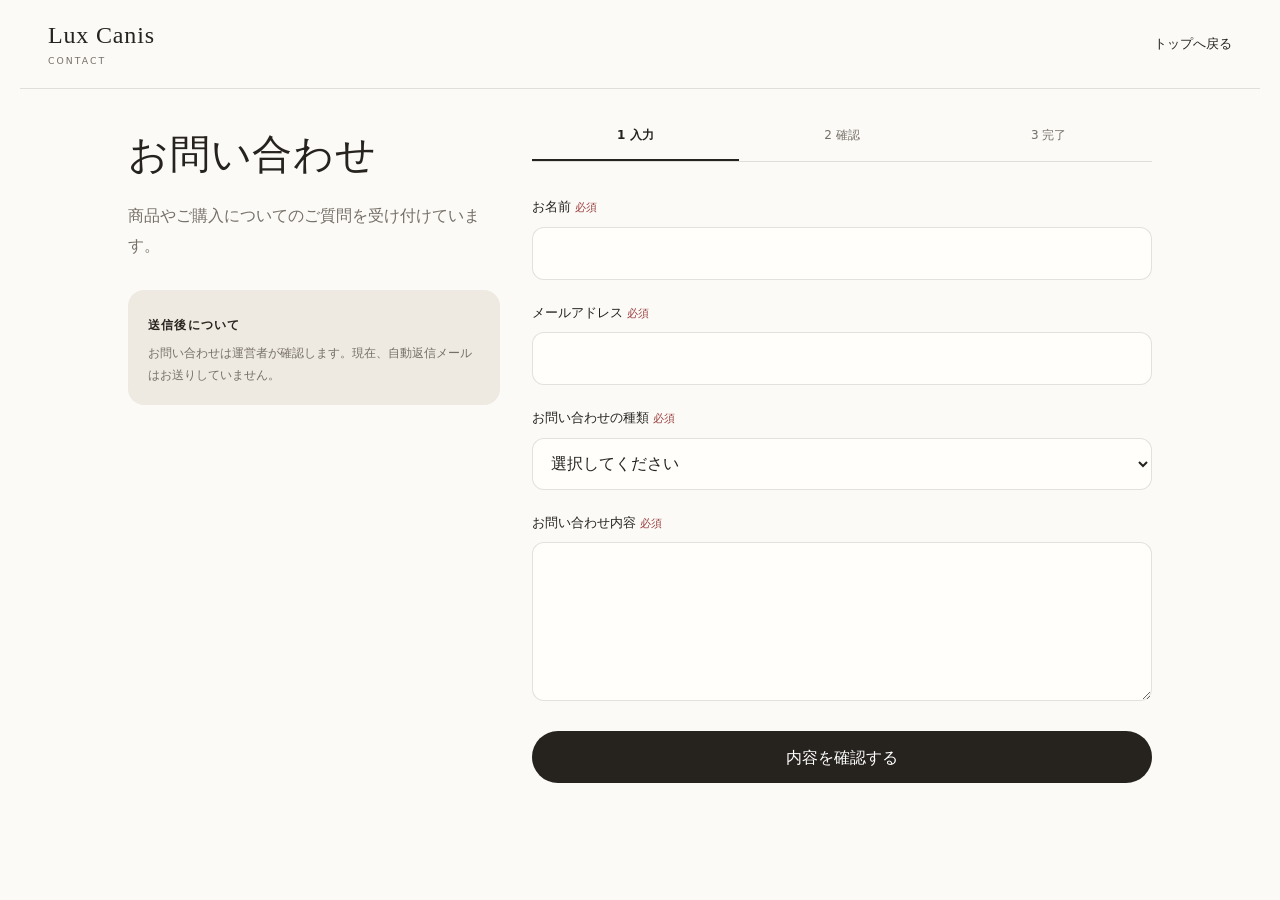
<file: contact.html>
<!doctype html><html lang="ja"><head><meta charset="utf-8"><meta name="viewport" content="width=device-width, initial-scale=1, viewport-fit=cover"><meta name="theme-color" content="#fbfaf6"><meta name="description" content="Lux Canisへのお問い合わせ"><link rel="manifest" href="./manifest.webmanifest"><link rel="stylesheet" href="./styles.css"><link rel="stylesheet" href="./contact.css"><script defer src="./contact.js"></script><title>お問い合わせ | Lux Canis</title></head>
<body><header class="contact-header"><a class="brand" href="./index.html"><span class="brand-name">Lux Canis</span><span class="brand-sub">CONTACT</span></a><a href="./index.html">トップへ戻る</a></header>
<main class="contact-shell">
  <div class="contact-intro"><h1>お問い合わせ</h1><p>商品やご購入についてのご質問を受け付けています。</p><div class="demo-caution"><strong>送信後について</strong><p>お問い合わせは運営者が確認します。現在、自動返信メールはお送りしていません。</p></div></div>
  <section class="contact-panel" aria-live="polite">
    <ol class="stepper" aria-label="お問い合わせの進行"><li class="is-active" data-step-label="input">1 入力</li><li data-step-label="confirm">2 確認</li><li data-step-label="complete">3 完了</li></ol>
    <form id="contact-form" novalidate>
      <div class="contact-step is-active" id="step-input">
        <label><span>お名前 <em>必須</em></span><input name="name" autocomplete="name" maxlength="80" required><small class="field-error"></small></label>
        <label><span>メールアドレス <em>必須</em></span><input name="email" type="email" inputmode="email" autocomplete="email" maxlength="254" required><small class="field-error"></small></label>
        <label><span>お問い合わせの種類 <em>必須</em></span><select name="type" required><option value="">選択してください</option><option>商品について</option><option>ピアス・イヤリング変更について</option><option>購入について</option><option>発送について</option><option>再販について</option><option>その他</option></select><small class="field-error"></small></label>
        <label><span>お問い合わせ内容 <em>必須</em></span><textarea name="message" rows="7" maxlength="3000" required></textarea><small class="field-error"></small></label>
        <button class="button button-dark" type="button" id="to-confirm">内容を確認する</button>
      </div>
      <div class="contact-step" id="step-confirm"><h2>この内容で送信しますか？</h2><dl class="confirm-list"><div><dt>お名前</dt><dd data-confirm="name"></dd></div><div><dt>メールアドレス</dt><dd data-confirm="email"></dd></div><div><dt>種類</dt><dd data-confirm="type"></dd></div><div><dt>内容</dt><dd data-confirm="message"></dd></div></dl><p class="contact-submit-error" id="contact-submit-error" role="alert"></p><div class="form-actions"><button class="button button-dark" type="submit">問い合わせを送信する</button><button class="button button-outline" type="button" data-back>修正する</button></div></div>
      <div class="contact-step complete-card" id="step-complete"><span class="complete-mark" aria-hidden="true">✓</span><h2>お問い合わせを受け付けました</h2><p>内容を確認後、ご入力いただいたメールアドレスへご連絡します。</p><div class="form-actions"><a class="button button-dark" href="./index.html#items">商品を見る</a><a class="button button-outline" href="./index.html">トップへ戻る</a></div></div>
    </form>
  </section>
</main></body></html>
</file>
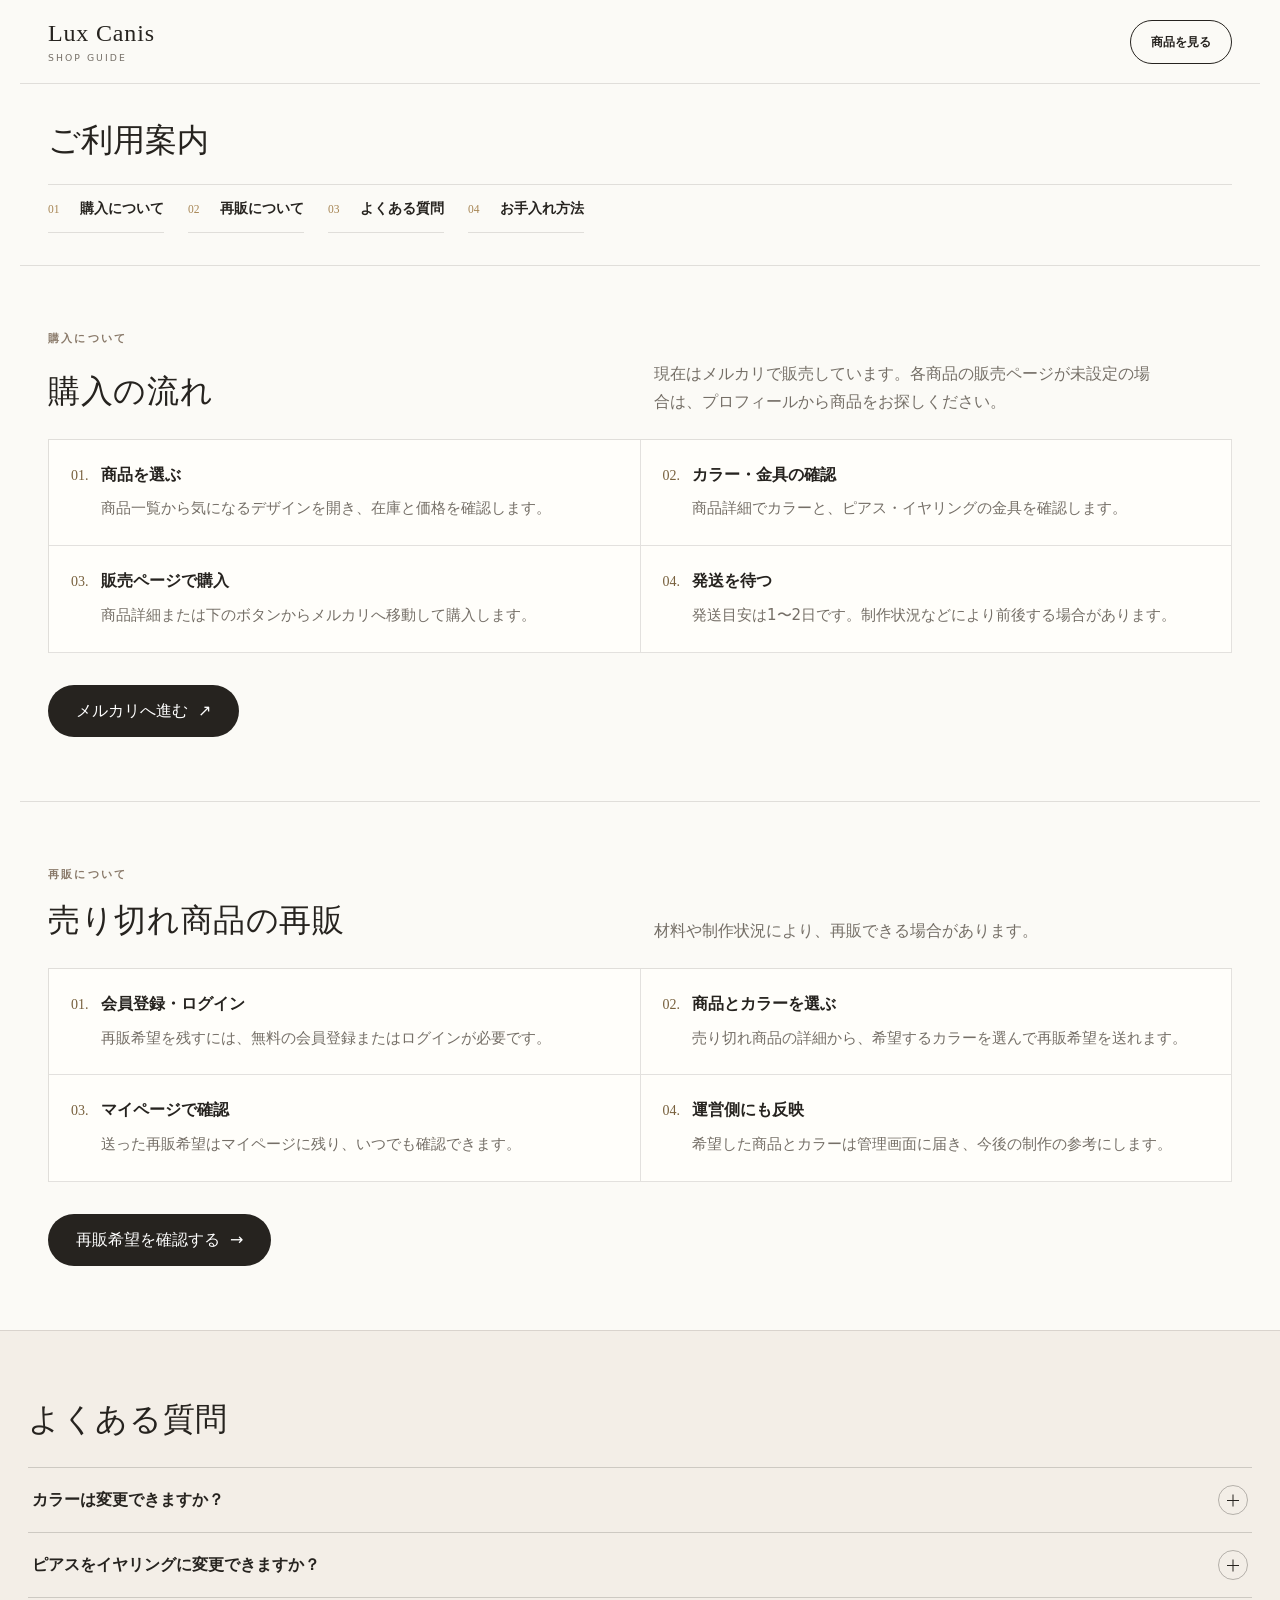
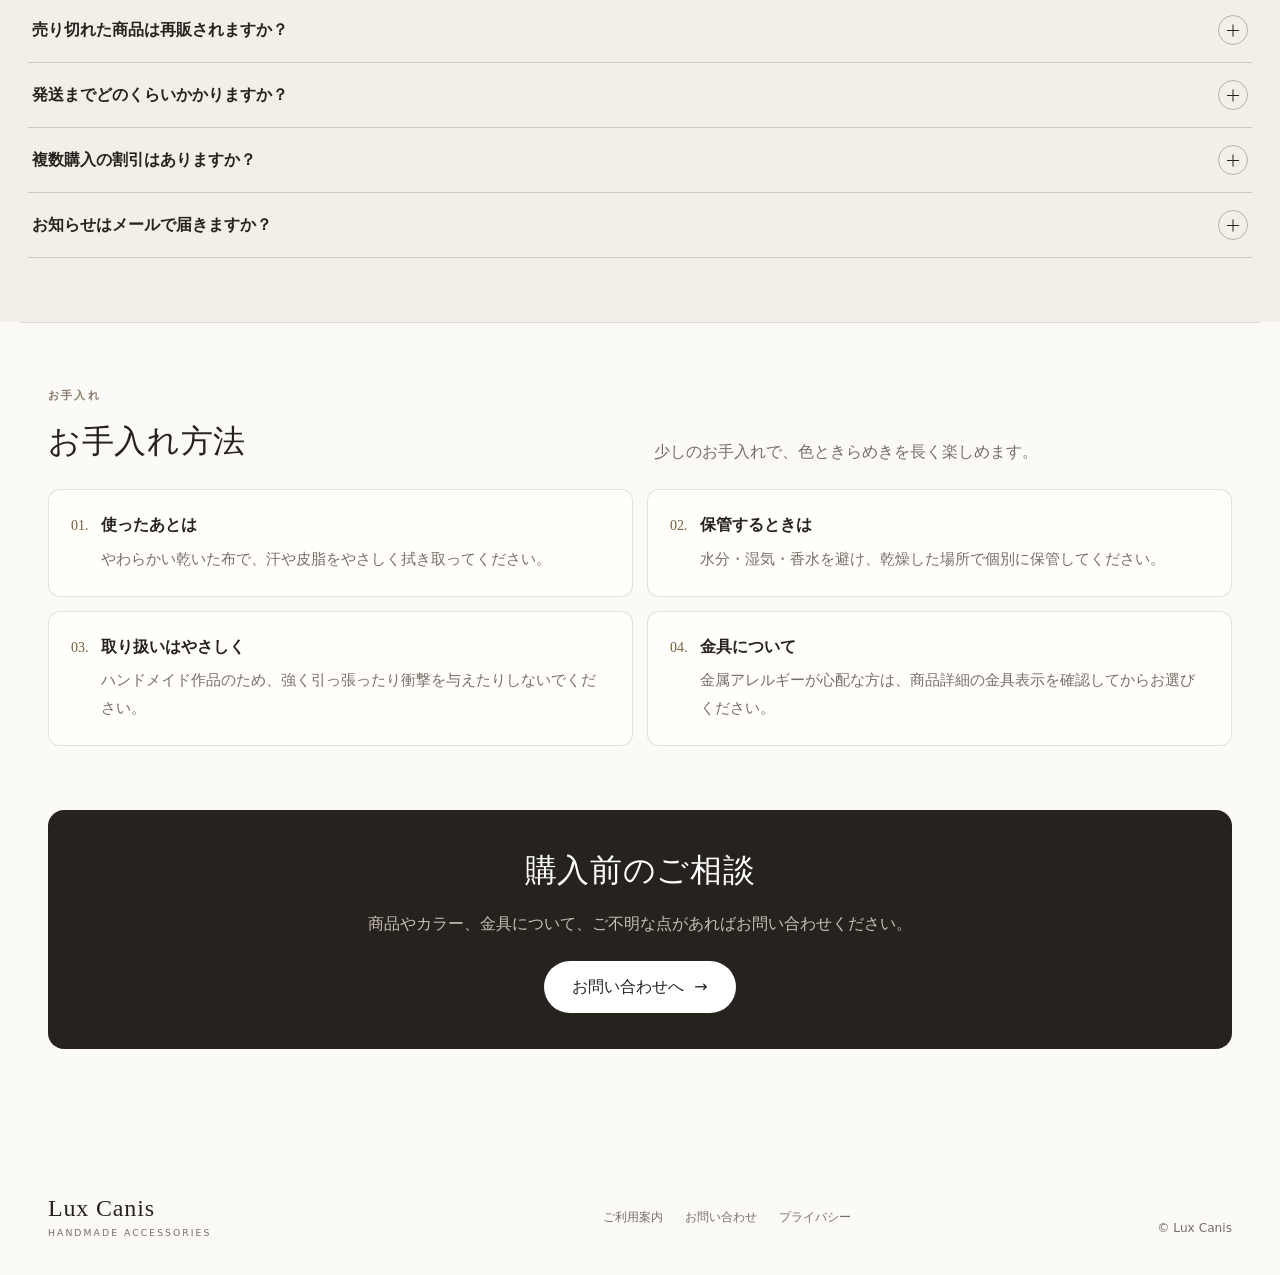
<file: guide.html>
<!doctype html>
<html lang="ja">
<head>
  <meta charset="utf-8">
  <meta name="viewport" content="width=device-width, initial-scale=1, viewport-fit=cover">
  <meta name="theme-color" content="#fbfaf6">
  <meta name="description" content="Lux Canisの購入の流れ、よくある質問、アクセサリーのお手入れ方法。">
  <link rel="manifest" href="./manifest.webmanifest">
  <link rel="stylesheet" href="./styles.css">
  <link rel="stylesheet" href="./guide.css">
  <title>購入案内・よくある質問 | Lux Canis</title>
</head>
<body>
  <a class="skip-link" href="#main">本文へ移動</a>
  <header class="guide-header">
    <a class="brand" href="./index.html" aria-label="Lux Canis トップページ"><span class="brand-name">Lux Canis</span><span class="brand-sub">SHOP GUIDE</span></a>
    <a class="guide-back" href="./index.html#items">商品を見る</a>
  </header>
  <main id="main">
    <section class="guide-hero" aria-labelledby="guide-page-title">
      <h1 id="guide-page-title">ご利用案内</h1>
      <nav class="guide-jump" aria-label="ページ内メニュー"><a href="#purchase"><span>01</span>購入について</a><a href="#restock"><span>02</span>再販について</a><a href="#faq"><span>03</span>よくある質問</a><a href="#care"><span>04</span>お手入れ方法</a></nav>
    </section>

    <section class="guide-section" id="purchase" aria-labelledby="order-title">
      <div class="guide-heading"><p class="kicker">購入について</p><h2 id="order-title">購入の流れ</h2><p>現在はメルカリで販売しています。各商品の販売ページが未設定の場合は、プロフィールから商品をお探しください。</p></div>
      <ol class="order-steps">
        <li><span>01</span><div><h3>商品を選ぶ</h3><p>商品一覧から気になるデザインを開き、在庫と価格を確認します。</p></div></li>
        <li><span>02</span><div><h3>カラー・金具の確認</h3><p>商品詳細でカラーと、ピアス・イヤリングの金具を確認します。</p></div></li>
        <li><span>03</span><div><h3>販売ページで購入</h3><p>商品詳細または下のボタンからメルカリへ移動して購入します。</p></div></li>
        <li><span>04</span><div><h3>発送を待つ</h3><p>発送目安は1〜2日です。制作状況などにより前後する場合があります。</p></div></li>
      </ol>
      <a class="button button-dark guide-button" href="https://jp.mercari.com/user/profile/600352309?utm_medium=share&amp;utm_source=ios" target="_blank" rel="noopener noreferrer">メルカリへ進む <span aria-hidden="true">↗</span></a>
    </section>

    <section class="guide-section" id="restock" aria-labelledby="restock-title">
      <div class="guide-heading"><p class="kicker">再販について</p><h2 id="restock-title">売り切れ商品の再販</h2><p>材料や制作状況により、再販できる場合があります。</p></div>
      <ol class="order-steps restock-steps">
        <li><span>01</span><div><h3>会員登録・ログイン</h3><p>再販希望を残すには、無料の会員登録またはログインが必要です。</p></div></li>
        <li><span>02</span><div><h3>商品とカラーを選ぶ</h3><p>売り切れ商品の詳細から、希望するカラーを選んで再販希望を送れます。</p></div></li>
        <li><span>03</span><div><h3>マイページで確認</h3><p>送った再販希望はマイページに残り、いつでも確認できます。</p></div></li>
        <li><span>04</span><div><h3>運営側にも反映</h3><p>希望した商品とカラーは管理画面に届き、今後の制作の参考にします。</p></div></li>
      </ol>
      <a class="button button-dark guide-button" href="./account.html#restock">再販希望を確認する <span aria-hidden="true">→</span></a>
    </section>

    <section class="guide-section faq-section" id="faq" aria-labelledby="faq-title">
      <div class="guide-heading"><h2 id="faq-title">よくある質問</h2></div>
      <div class="faq-list">
        <details><summary><span>カラーは変更できますか？</span><i aria-hidden="true"></i></summary><p>商品詳細に表示されるカラーから選べます。表示にない組み合わせをご希望の場合は、購入前にお問い合わせください。</p></details>
        <details><summary><span>ピアスをイヤリングに変更できますか？</span><i aria-hidden="true"></i></summary><p>変更できる商品は、商品詳細の「金具」で選択できます。選択欄がない場合は、購入前にお問い合わせください。</p></details>
        <details><summary><span>売り切れた商品は再販されますか？</span><i aria-hidden="true"></i></summary><p>商品によって再販する場合があります。会員登録後に商品詳細から「再販待ち」に追加すると、マイページで確認できます。</p></details>
        <details><summary><span>発送までどのくらいかかりますか？</span><i aria-hidden="true"></i></summary><p>発送目安は1〜2日です。制作状況やご注文内容によって前後する場合があります。</p></details>
        <details><summary><span>複数購入の割引はありますか？</span><i aria-hidden="true"></i></summary><p>複数購入割引あり。点数・商品により割引額が異なります。購入前にメルカリまたはお問い合わせからご確認ください。</p></details>
        <details><summary><span>お知らせはメールで届きますか？</span><i aria-hidden="true"></i></summary><p>現在はサイト内のお知らせをご利用いただけます。メールの自動配信はまだ接続していません。</p></details>
      </div>
    </section>

    <section class="guide-section" id="care" aria-labelledby="care-title">
      <div class="guide-heading"><p class="kicker">お手入れ</p><h2 id="care-title">お手入れ方法</h2><p>少しのお手入れで、色ときらめきを長く楽しめます。</p></div>
      <div class="care-grid">
        <article><span>01</span><h3>使ったあとは</h3><p>やわらかい乾いた布で、汗や皮脂をやさしく拭き取ってください。</p></article>
        <article><span>02</span><h3>保管するときは</h3><p>水分・湿気・香水を避け、乾燥した場所で個別に保管してください。</p></article>
        <article><span>03</span><h3>取り扱いはやさしく</h3><p>ハンドメイド作品のため、強く引っ張ったり衝撃を与えたりしないでください。</p></article>
        <article><span>04</span><h3>金具について</h3><p>金属アレルギーが心配な方は、商品詳細の金具表示を確認してからお選びください。</p></article>
      </div>
    </section>

    <section class="guide-contact" aria-labelledby="contact-title"><h2 id="contact-title">購入前のご相談</h2><p>商品やカラー、金具について、ご不明な点があればお問い合わせください。</p><a class="button button-dark" href="./contact.html">お問い合わせへ <span aria-hidden="true">→</span></a></section>
  </main>
  <footer class="footer"><a class="brand footer-brand" href="./index.html"><span class="brand-name">Lux Canis</span><span class="brand-sub">HANDMADE ACCESSORIES</span></a><nav class="footer-links" aria-label="フッターメニュー"><a href="./guide.html">ご利用案内</a><a href="./contact.html">お問い合わせ</a><a href="./privacy.html">プライバシー</a></nav><p class="copyright">© Lux Canis</p></footer>
</body>
</html>
</file>
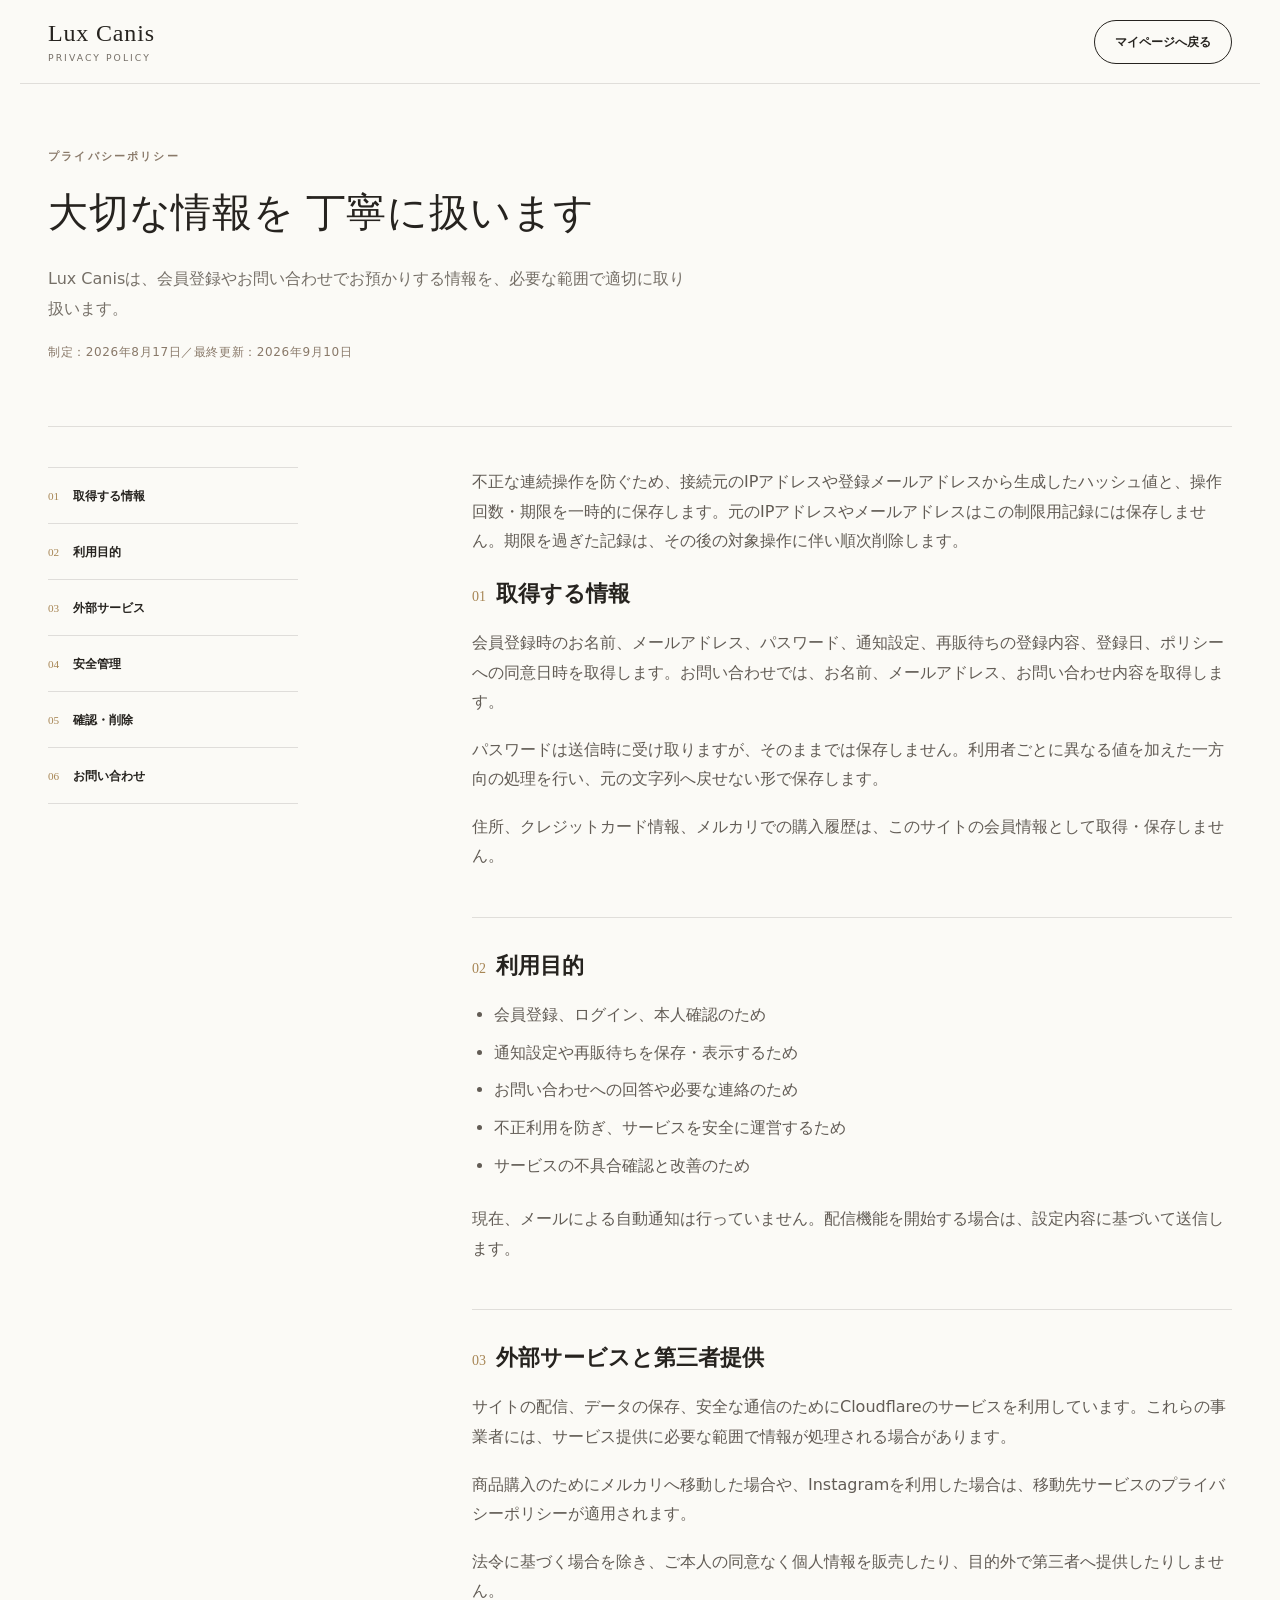
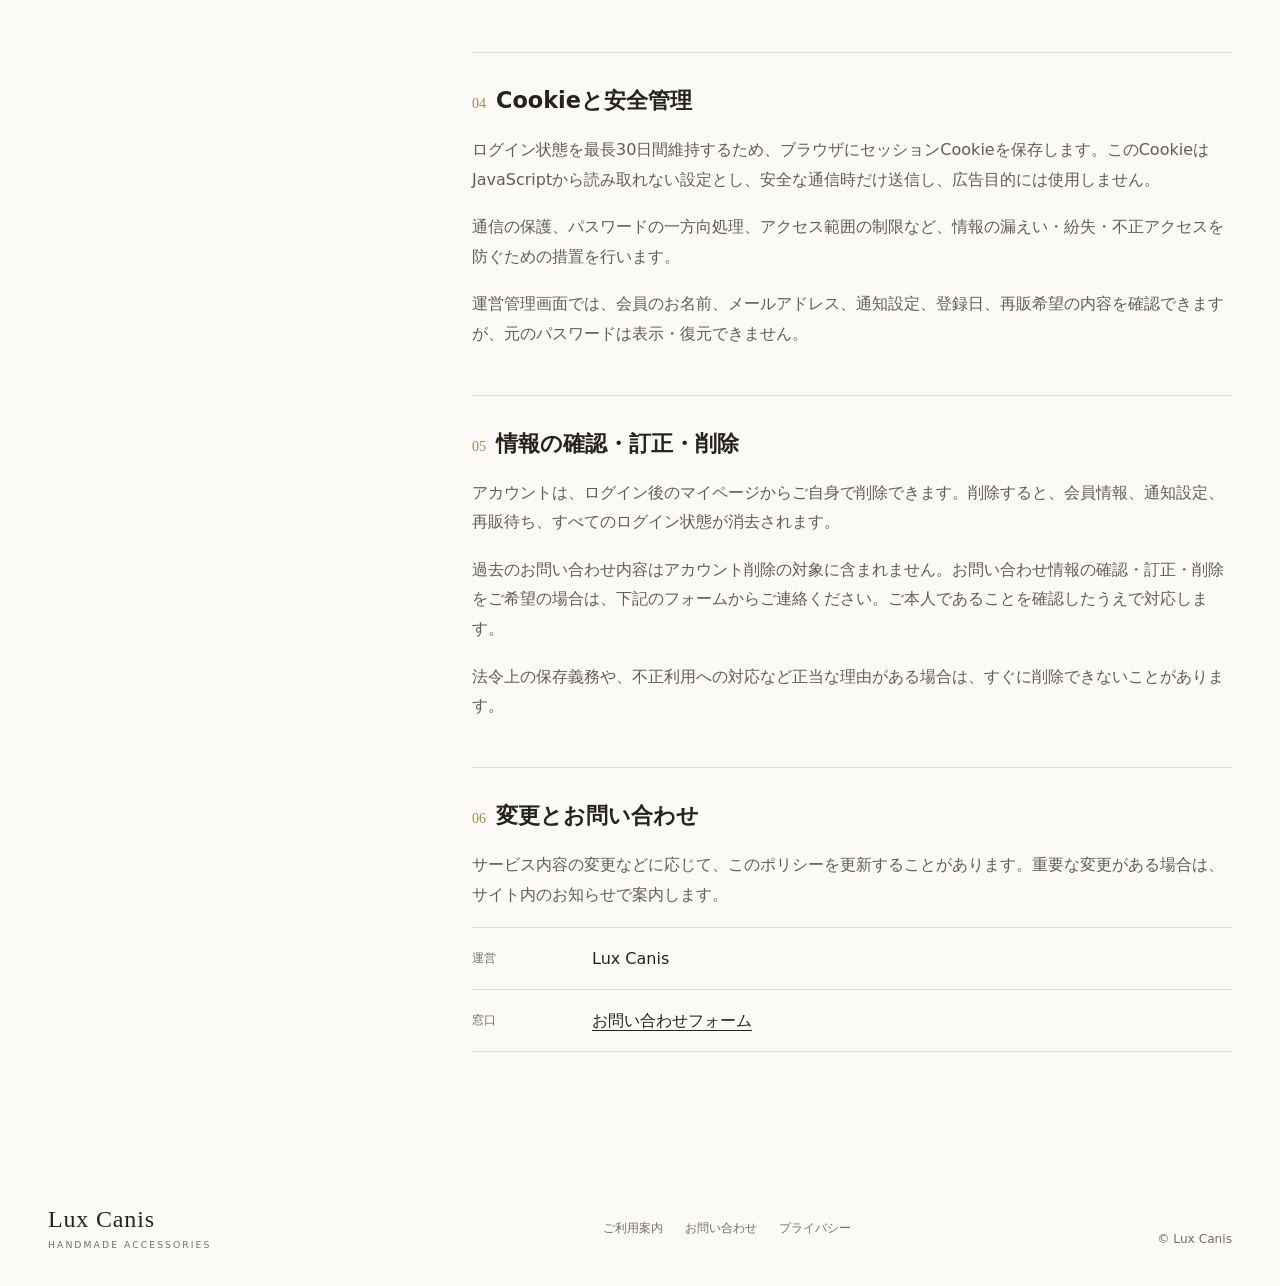
<file: privacy.html>
<!doctype html>
<html lang="ja">
<head>
  <meta charset="utf-8">
  <meta name="viewport" content="width=device-width, initial-scale=1, viewport-fit=cover">
  <meta name="theme-color" content="#fbfaf6">
  <meta name="description" content="Lux Canisにおける個人情報の取り扱いについて。">
  <link rel="manifest" href="./manifest.webmanifest">
  <link rel="stylesheet" href="./styles.css">
  <link rel="stylesheet" href="./privacy.css">
  <title>プライバシーポリシー | Lux Canis</title>
</head>
<body>
  <a class="skip-link" href="#main">本文へ移動</a>
  <header class="policy-header"><a class="brand" href="./index.html"><span class="brand-name">Lux Canis</span><span class="brand-sub">PRIVACY POLICY</span></a><a class="policy-back" href="./account.html">マイページへ戻る</a></header>
  <main class="policy-main" id="main">
    <header class="policy-hero"><p class="kicker">プライバシーポリシー</p><h1><span>大切な情報を</span> <span>丁寧に扱います</span></h1><p>Lux Canisは、会員登録やお問い合わせでお預かりする情報を、必要な範囲で適切に取り扱います。</p><time datetime="2026-09-10">制定：2026年8月17日／最終更新：2026年9月10日</time></header>
    <div class="policy-layout">
      <nav class="policy-nav" aria-label="ポリシー目次"><a href="#collect"><span>01</span>取得する情報</a><a href="#purpose"><span>02</span>利用目的</a><a href="#service"><span>03</span>外部サービス</a><a href="#security"><span>04</span>安全管理</a><a href="#request"><span>05</span>確認・削除</a><a href="#contact"><span>06</span>お問い合わせ</a></nav>
      <article class="policy-content">
        <p>不正な連続操作を防ぐため、接続元のIPアドレスや登録メールアドレスから生成したハッシュ値と、操作回数・期限を一時的に保存します。元のIPアドレスやメールアドレスはこの制限用記録には保存しません。期限を過ぎた記録は、その後の対象操作に伴い順次削除します。</p>
        <section id="collect"><span class="policy-number">01</span><h2>取得する情報</h2><p>会員登録時のお名前、メールアドレス、パスワード、通知設定、再販待ちの登録内容、登録日、ポリシーへの同意日時を取得します。お問い合わせでは、お名前、メールアドレス、お問い合わせ内容を取得します。</p><p>パスワードは送信時に受け取りますが、そのままでは保存しません。利用者ごとに異なる値を加えた一方向の処理を行い、元の文字列へ戻せない形で保存します。</p><p>住所、クレジットカード情報、メルカリでの購入履歴は、このサイトの会員情報として取得・保存しません。</p></section>
        <section id="purpose"><span class="policy-number">02</span><h2>利用目的</h2><ul><li>会員登録、ログイン、本人確認のため</li><li>通知設定や再販待ちを保存・表示するため</li><li>お問い合わせへの回答や必要な連絡のため</li><li>不正利用を防ぎ、サービスを安全に運営するため</li><li>サービスの不具合確認と改善のため</li></ul><p>現在、メールによる自動通知は行っていません。配信機能を開始する場合は、設定内容に基づいて送信します。</p></section>
        <section id="service"><span class="policy-number">03</span><h2>外部サービスと第三者提供</h2><p>サイトの配信、データの保存、安全な通信のために<a href="https://www.cloudflare.com/ja-jp/trust-hub/appi/" target="_blank" rel="noopener noreferrer">Cloudflareのサービス</a>を利用しています。これらの事業者には、サービス提供に必要な範囲で情報が処理される場合があります。</p><p>商品購入のためにメルカリへ移動した場合や、Instagramを利用した場合は、移動先サービスのプライバシーポリシーが適用されます。</p><p>法令に基づく場合を除き、ご本人の同意なく個人情報を販売したり、目的外で第三者へ提供したりしません。</p></section>
        <section id="security"><span class="policy-number">04</span><h2>Cookieと安全管理</h2><p>ログイン状態を最長30日間維持するため、ブラウザにセッションCookieを保存します。このCookieはJavaScriptから読み取れない設定とし、安全な通信時だけ送信し、広告目的には使用しません。</p><p>通信の保護、パスワードの一方向処理、アクセス範囲の制限など、情報の漏えい・紛失・不正アクセスを防ぐための措置を行います。</p><p>運営管理画面では、会員のお名前、メールアドレス、通知設定、登録日、再販希望の内容を確認できますが、元のパスワードは表示・復元できません。</p></section>
        <section id="request"><span class="policy-number">05</span><h2>情報の確認・訂正・削除</h2><p>アカウントは、ログイン後のマイページからご自身で削除できます。削除すると、会員情報、通知設定、再販待ち、すべてのログイン状態が消去されます。</p><p>過去のお問い合わせ内容はアカウント削除の対象に含まれません。お問い合わせ情報の確認・訂正・削除をご希望の場合は、下記のフォームからご連絡ください。ご本人であることを確認したうえで対応します。</p><p>法令上の保存義務や、不正利用への対応など正当な理由がある場合は、すぐに削除できないことがあります。</p></section>
        <section id="contact"><span class="policy-number">06</span><h2>変更とお問い合わせ</h2><p>サービス内容の変更などに応じて、このポリシーを更新することがあります。重要な変更がある場合は、サイト内のお知らせで案内します。</p><dl><div><dt>運営</dt><dd>Lux Canis</dd></div><div><dt>窓口</dt><dd><a href="./contact.html">お問い合わせフォーム</a></dd></div></dl></section>
      </article>
    </div>
  </main>
  <footer class="footer"><a class="brand footer-brand" href="./index.html"><span class="brand-name">Lux Canis</span><span class="brand-sub">HANDMADE ACCESSORIES</span></a><nav class="footer-links" aria-label="フッターメニュー"><a href="./guide.html">ご利用案内</a><a href="./contact.html">お問い合わせ</a><a href="./privacy.html" aria-current="page">プライバシー</a></nav><p class="copyright">© Lux Canis</p></footer>
</body>
</html>
</file>
<file: styles.css>
:root {
  --bg: #fbfaf6;
  --paper: #fffefa;
  --ink: #26231f;
  --muted: #756f67;
  --line: rgba(38, 35, 31, 0.13);
  --gold: #a78655;
  --pink: #ead5dc;
  --green: #d9e0c9;
  --blue: #d8e2e5;
  --radius-sm: 12px;
  --radius-md: 22px;
  --radius-lg: 36px;
  --shadow: 0 18px 60px rgba(73, 62, 51, 0.08);
  --max: 1240px;
}

* { box-sizing: border-box; }
html { scroll-behavior: smooth; }
body {
  margin: 0;
  background: var(--bg);
  color: var(--ink);
  font-family: "Yu Gothic", "Hiragino Kaku Gothic ProN", "Noto Sans JP", system-ui, sans-serif;
  line-height: 1.7;
  -webkit-font-smoothing: antialiased;
}
body.dialog-open { overflow: hidden; }
a { color: inherit; text-decoration: none; }
img { display: block; width: 100%; height: 100%; object-fit: cover; }
button, input { font: inherit; }
button { color: inherit; }
a:focus-visible, button:focus-visible, input:focus-visible, select:focus-visible, textarea:focus-visible { outline: 3px solid var(--gold); outline-offset: 3px; }

.site-header {
  position: sticky;
  top: 0;
  z-index: 30;
  display: grid;
  grid-template-columns: 1fr auto 1fr;
  align-items: center;
  gap: 28px;
  min-height: 84px;
  padding: 14px max(28px, calc((100vw - var(--max)) / 2));
  background: color-mix(in srgb, var(--bg) 88%, transparent);
  backdrop-filter: blur(16px);
  border-bottom: 1px solid transparent;
  transition: border-color .2s ease, background .2s ease;
}
.site-header.scrolled { border-color: var(--line); }
.brand { display: inline-flex; width: fit-content; min-height: 44px; justify-content: center; flex-direction: column; line-height: 1.1; }
.brand-name {
  font-family: Georgia, "Times New Roman", serif;
  font-size: 1.5rem;
  letter-spacing: .035em;
}
.brand-sub {
  margin-top: 7px;
  font-size: .58rem;
  letter-spacing: .22em;
  color: var(--muted);
}
.nav { display: flex; align-items: center; gap: 28px; font-size: .84rem; }
.nav a { position: relative; min-height: 44px; padding: 10px 0; display: inline-flex; align-items: center; }
.nav a::after {
  content: "";
  position: absolute;
  left: 0; right: 100%; bottom: 5px;
  height: 1px; background: currentColor;
  transition: right .2s ease;
}
.nav a:hover::after { right: 0; }
.header-cta {
  justify-self: end;
  display: inline-flex;
  align-items: center;
  justify-content: center;
  min-height: 42px;
  padding: 0 20px;
  border: 1px solid var(--ink);
  border-radius: 999px;
  font-size: .78rem;
  letter-spacing: .04em;
}

.hero {
  max-width: var(--max);
  margin: 0 auto;
  padding: 68px 28px 96px;
  display: grid;
  grid-template-columns: minmax(0, .82fr) minmax(480px, 1.18fr);
  align-items: center;
  gap: clamp(36px, 6vw, 92px);
  min-height: calc(100vh - 84px);
}
.hero-copy { padding: 30px 0; }
.kicker {
  margin: 0 0 16px;
  font-size: .68rem;
  font-weight: 700;
  letter-spacing: .2em;
  color: #897969;
}
.hero h1,
.section h2,
.color-story h2,
.shop-cta h2,
.dialog-copy h2 {
  margin: 0;
  font-family: "Yu Mincho", "Hiragino Mincho ProN", Georgia, serif;
  font-weight: 500;
  letter-spacing: .02em;
  line-height: 1.28;
}
.hero h1 { font-size: clamp(3rem, 5vw, 5.6rem); }
.hero h1 span { color: #715f4f; }
.hero-lede { margin: 30px 0 0; font-size: 1rem; color: #625c55; line-height: 2; }
.hero-actions { display: flex; align-items: center; gap: 28px; margin-top: 34px; }
.button {
  display: inline-flex;
  align-items: center;
  justify-content: center;
  gap: 10px;
  border: 0;
  border-radius: 999px;
  min-height: 52px;
  padding: 0 28px;
  cursor: pointer;
  transition: transform .18s ease, box-shadow .18s ease, background .18s ease;
}
.button:hover { transform: translateY(-2px); }
.button-primary { background: var(--ink); color: white; box-shadow: 0 12px 32px rgba(38,35,31,.14); }
.button-dark { background: var(--ink); color: #fff; }
.text-link { display: inline-flex; min-height: 44px; gap: 9px; align-items: center; font-size: .86rem; border-bottom: 1px solid var(--line); padding: 4px 0; }
.hero-notes { display: flex; flex-wrap: wrap; gap: 10px 20px; margin: 40px 0 0; padding: 0; list-style: none; color: var(--muted); font-size: .76rem; }
.hero-notes li::before { content: "•"; margin-right: 8px; color: var(--gold); }

.hero-visual { position: relative; min-height: 690px; }
.hero-main-photo {
  position: absolute;
  inset: 0 7% 7% 10%;
  margin: 0;
  overflow: hidden;
  border-radius: 45% 45% 28px 28px / 20% 20% 28px 28px;
  box-shadow: var(--shadow);
  background: #eee;
}
.hero-main-photo img { object-position: 50% 52%; }
.hero-sub-photo {
  position: absolute;
  margin: 0;
  overflow: hidden;
  border: 8px solid var(--bg);
  box-shadow: 0 18px 50px rgba(73,62,51,.14);
}
.hero-sub-photo-a { width: 32%; aspect-ratio: .88; left: 0; bottom: 1%; border-radius: 45% 45% 20px 20px / 28% 28% 20px 20px; }
.hero-sub-photo-b { width: 28%; aspect-ratio: 1; right: 0; top: 8%; border-radius: 50%; }
.hero-stamp {
  position: absolute;
  right: 1%; bottom: 0;
  width: 136px; height: 136px;
  border: 1px solid rgba(113,95,79,.35);
  border-radius: 50%;
  display: grid;
  place-content: center;
  text-align: center;
  background: rgba(251,250,246,.92);
  backdrop-filter: blur(6px);
}
.hero-stamp span { font: italic .68rem Georgia, serif; color: #8f7e6e; }
.hero-stamp strong { margin-top: 6px; font: 500 1rem Georgia, serif; }

.intro-strip {
  border-top: 1px solid var(--line);
  border-bottom: 1px solid var(--line);
  padding: 21px max(28px, calc((100vw - var(--max)) / 2));
  display: flex;
  justify-content: space-between;
  gap: 30px;
  color: #6d665e;
  font-size: .78rem;
  letter-spacing: .06em;
}
.intro-strip p { margin: 0; }

.section { max-width: var(--max); margin: 0 auto; padding: 130px 28px; }
.section-heading { display: flex; justify-content: space-between; gap: 40px; align-items: end; margin-bottom: 54px; }
.section-heading h2, .about-section h2 { font-size: clamp(2.2rem, 4vw, 4.2rem); }
.section-heading > p { max-width: 430px; margin: 0; color: var(--muted); font-size: .88rem; }

.product-grid { display: grid; grid-template-columns: repeat(3, 1fr); gap: 46px 22px; }
.product-card { min-width: 0; }
.product-open { display: block; width: 100%; padding: 0; border: 0; background: transparent; text-align: left; cursor: pointer; }
.product-image {
  display: block;
  aspect-ratio: 4 / 5;
  overflow: hidden;
  background: #efede8;
  border-radius: var(--radius-sm);
}
.product-image img { transition: transform .5s cubic-bezier(.2,.7,.2,1); }
.product-open:hover .product-image img { transform: scale(1.025); }
.product-meta { display: flex; justify-content: space-between; gap: 15px; margin-top: 17px; }
.product-meta > span:first-child { display: flex; flex-direction: column; }
.product-meta strong { font-family: Georgia, serif; font-size: 1rem; font-weight: 500; }
.product-meta small { margin-top: 3px; color: var(--muted); font-size: .71rem; }
.price { font-family: Georgia, serif; font-size: .92rem; white-space: nowrap; }
.detail-link { display: flex; align-items: center; gap: 8px; margin-top: 14px; color: #6d665e; font-size: .74rem; }
.detail-link span { transition: transform .2s ease; }
.product-open:hover .detail-link span { transform: translateX(4px); }

.color-story {
  max-width: 1460px;
  margin: 40px auto 0;
  background: #ece8de;
  min-height: 690px;
  display: grid;
  grid-template-columns: 1.18fr .82fr;
}
.color-story-image { overflow: hidden; min-height: 610px; }
.color-story-image img { object-position: center; }
.color-story-copy { padding: clamp(60px, 8vw, 120px); display: flex; flex-direction: column; justify-content: center; }
.color-story-copy h2 { font-size: clamp(2.5rem, 4.5vw, 4.8rem); }
.color-story-copy > p:not(.kicker) { margin: 28px 0 0; color: #665f57; max-width: 500px; }
.swatches { display: flex; gap: 10px; margin: 32px 0; }
.swatch { width: 34px; height: 34px; border-radius: 50%; border: 4px solid rgba(255,255,255,.7); box-shadow: 0 0 0 1px rgba(38,35,31,.08); }
.swatch-pink { background: #d98aa5; }
.swatch-orange { background: #eaa04b; }
.swatch-green { background: #85a94d; }
.swatch-blue { background: #6f9fb2; }
.swatch-clear { background: rgba(255,255,255,.74); }

.about-section { display: grid; grid-template-columns: .8fr 1.2fr; align-items: center; gap: clamp(50px, 8vw, 110px); }
.about-copy > p:not(.kicker) { max-width: 480px; margin: 25px 0 0; color: var(--muted); }
.about-gallery { min-height: 630px; position: relative; }
.about-photo { position: absolute; margin: 0; overflow: hidden; background: #eee; box-shadow: var(--shadow); }
.about-photo-large { left: 13%; top: 0; width: 58%; height: 78%; border-radius: 48% 48% 20px 20px / 25% 25% 20px 20px; }
.about-photo:not(.about-photo-large):nth-child(2) { right: 0; top: 12%; width: 34%; aspect-ratio: .83; border-radius: 50% 50% 18px 18px / 26% 26% 18px 18px; border: 7px solid var(--bg); }
.about-photo:not(.about-photo-large):nth-child(3) { left: 0; bottom: 0; width: 39%; aspect-ratio: 1; border-radius: 50%; border: 7px solid var(--bg); }

.compact-heading { margin-bottom: 34px; }
.guide-section { border-top: 1px solid var(--line); }
.guide-grid { display: grid; grid-template-columns: repeat(3, 1fr); border-top: 1px solid var(--line); border-bottom: 1px solid var(--line); }
.guide-card { padding: 34px 34px 38px 0; min-height: 240px; }
.guide-card + .guide-card { border-left: 1px solid var(--line); padding-left: 34px; }
.guide-number { color: #9a8874; font: .72rem Georgia, serif; }
.guide-card h3 { margin: 36px 0 12px; font-family: "Yu Mincho", Georgia, serif; font-size: 1.4rem; font-weight: 500; }
.guide-card p { margin: 0; color: var(--muted); font-size: .84rem; }

.shop-cta {
  margin: 20px auto 0;
  max-width: calc(var(--max) - 56px);
  padding: 100px 28px;
  text-align: center;
  background:
    radial-gradient(circle at 18% 20%, rgba(234,213,220,.65), transparent 26%),
    radial-gradient(circle at 85% 70%, rgba(217,224,201,.75), transparent 24%),
    #f1eee7;
  border-radius: var(--radius-lg);
}
.shop-cta h2 { font-size: clamp(2.1rem, 4.2vw, 4.4rem); }
.shop-cta > p:not(.kicker) { color: var(--muted); margin: 18px 0 28px; }
.shop-cta small { display: block; margin-top: 16px; color: #8a8178; font-size: .69rem; }

.footer { max-width: var(--max); margin: 0 auto; padding: 90px 28px 36px; display: grid; grid-template-columns: 1fr 1fr auto; align-items: end; gap: 30px; color: var(--muted); }
.footer p { margin: 0; font-size: .76rem; }
.footer-links { display: flex; flex-wrap: wrap; gap: 10px 22px; font-size: .74rem; }
.footer-links a { min-height: 44px; display: inline-flex; align-items: center; text-decoration: underline; text-decoration-color: transparent; text-underline-offset: 4px; transition: text-decoration-color .2s ease; }
.footer-links a:hover { text-decoration-color: currentColor; }
.footer-links a:focus-visible { outline: 3px solid var(--gold); outline-offset: 3px; }
.admin-demo-link { min-height: 44px; display: inline-flex; align-items: center; font-size: .7rem; color: var(--muted); text-decoration: underline; text-underline-offset: 4px; }
.footer-brand .brand-name { color: var(--ink); }
.copyright { text-align: right; }

.product-dialog {
  width: min(980px, calc(100vw - 36px));
  max-height: calc(100vh - 36px);
  padding: 0;
  border: 0;
  border-radius: 26px;
  overflow: auto;
  color: var(--ink);
  background: var(--paper);
  box-shadow: 0 30px 100px rgba(22,18,14,.25);
}
.product-dialog::backdrop { background: rgba(28,24,20,.52); backdrop-filter: blur(5px); }
.dialog-close {
  position: absolute;
  right: 18px; top: 16px;
  z-index: 2;
  width: 42px; height: 42px;
  border: 0; border-radius: 50%;
  background: rgba(251,250,246,.9);
  cursor: pointer;
  font-size: 1.4rem;
}
.dialog-grid { display: grid; grid-template-columns: 1.05fr .95fr; min-height: 600px; }
.dialog-image-wrap { min-height: 600px; background: #eee; }
.dialog-copy { padding: 72px 58px; display: flex; flex-direction: column; justify-content: center; }
.dialog-copy h2 { font-size: clamp(2rem, 3.2vw, 3.6rem); }
.dialog-price { margin: 18px 0 28px; font: 1.15rem Georgia, serif; }
.dialog-copy > p:not(.kicker):not(.dialog-price):not(.dialog-note) { color: var(--muted); }
.detail-list { margin: 30px 0; border-top: 1px solid var(--line); }
.detail-list > div { display: grid; grid-template-columns: 100px 1fr; gap: 20px; padding: 13px 0; border-bottom: 1px solid var(--line); font-size: .78rem; }
.detail-list dt { color: var(--muted); }
.detail-list dd { margin: 0; }
.dialog-note { color: #8a8178; font-size: .68rem; margin: 14px 0 0; }
.toast {
  position: fixed;
  left: 50%; bottom: 26px;
  z-index: 60;
  transform: translate(-50%, 18px);
  opacity: 0;
  pointer-events: none;
  padding: 13px 20px;
  border-radius: 999px;
  background: #24211e;
  color: #fff;
  font-size: .78rem;
  transition: opacity .2s ease, transform .2s ease;
}
.toast.show { opacity: 1; transform: translate(-50%, 0); }
.contact-submit-error { min-height: 1.5em; margin: 0; color: #a12b2b; font-size: .78rem; line-height: 1.7; }

@media (max-width: 1040px) {
  .site-header { grid-template-columns: 1fr auto; }
  .nav { display: none; }
  .hero { grid-template-columns: .9fr 1.1fr; gap: 35px; }
  .hero-visual { min-height: 590px; }
  .product-grid { grid-template-columns: repeat(2, 1fr); }
  .color-story { margin-inline: 20px; }
  .about-section { gap: 45px; }
  .about-gallery { min-height: 540px; }
}

@media (max-width: 760px) {
  .site-header { min-height: 70px; padding: 11px 18px; }
  .brand-name { font-size: 1.25rem; }
  .brand-sub { font-size: .5rem; }
  .header-cta { min-height: 38px; padding: 0 14px; font-size: .7rem; }

  .hero {
    padding: 46px 18px 76px;
    min-height: 0;
    grid-template-columns: 1fr;
    gap: 34px;
  }
  .hero-copy { padding: 0; }
  .hero h1 { font-size: clamp(2.65rem, 12vw, 4.5rem); }
  .hero-lede { font-size: .9rem; margin-top: 22px; }
  .hero-actions { gap: 20px; margin-top: 28px; }
  .hero-notes { margin-top: 28px; gap: 7px 14px; }
  .hero-visual { min-height: 520px; }
  .hero-main-photo { inset: 0 4% 6% 9%; border-radius: 42% 42% 20px 20px / 18% 18% 20px 20px; }
  .hero-sub-photo-a { width: 35%; left: 0; bottom: 1%; border-width: 5px; }
  .hero-sub-photo-b { width: 30%; top: 7%; border-width: 5px; }
  .hero-stamp { width: 104px; height: 104px; right: 0; }
  .hero-stamp strong { font-size: .82rem; }
  .hero-stamp span { font-size: .55rem; }

  .intro-strip { padding: 17px 18px; flex-direction: column; gap: 5px; font-size: .7rem; }
  .section { padding: 94px 18px; }
  .section-heading { display: block; margin-bottom: 36px; }
  .section-heading > p { margin-top: 16px; }
  .product-grid { grid-template-columns: repeat(2, minmax(0, 1fr)); gap: 34px 12px; }
  .product-meta { display: block; }
  .price { display: block; margin-top: 8px; }
  .product-meta strong { font-size: .88rem; }
  .detail-link { font-size: .69rem; }

  .color-story { margin: 0; grid-template-columns: 1fr; }
  .color-story-image { min-height: 480px; }
  .color-story-copy { padding: 68px 22px 76px; }

  .about-section { grid-template-columns: 1fr; }
  .about-copy { order: 1; }
  .about-gallery { order: 2; min-height: 510px; }
  .about-photo-large { width: 64%; left: 13%; }

  .guide-grid { grid-template-columns: 1fr; }
  .guide-card { min-height: 0; padding: 28px 0 32px; }
  .guide-card + .guide-card { border-left: 0; border-top: 1px solid var(--line); padding-left: 0; }
  .guide-card h3 { margin-top: 20px; }

  .shop-cta { margin: 0 18px; padding: 76px 20px; border-radius: 28px; }
  .footer { grid-template-columns: 1fr; padding: 70px 18px 30px; }
  .copyright { text-align: left; }

  .product-dialog { width: calc(100vw - 18px); max-height: calc(100vh - 18px); border-radius: 20px; }
  .dialog-grid { grid-template-columns: 1fr; }
  .dialog-image-wrap { min-height: 0; aspect-ratio: 1 / 1; }
  .dialog-copy { padding: 42px 24px 34px; }
  .dialog-close { right: 12px; top: 12px; }
}

@media (max-width: 420px) {
  .header-cta { display: none; }
  .site-header { grid-template-columns: 1fr; }
  .hero-actions { align-items: flex-start; flex-direction: column; gap: 16px; }
  .button { min-height: 50px; }
  .hero-visual { min-height: 470px; }
  .hero-stamp { width: 92px; height: 92px; }
  .product-grid { grid-template-columns: 1fr; }
  .product-image { aspect-ratio: 1 / 1.15; }
  .toast { width: calc(100vw - 32px); text-align: center; }
}

@media (prefers-reduced-motion: reduce) {
  html { scroll-behavior: auto; }
  *, *::before, *::after { transition-duration: .01ms !important; animation-duration: .01ms !important; animation-iteration-count: 1 !important; }
}

/* V2 navigation and catalog */
body.menu-open { overflow: hidden; }
.menu-button, .menu-close {
  width: 48px; height: 48px; border: 0; border-radius: 50%; background: transparent;
  display: grid; place-content: center; cursor: pointer; touch-action: manipulation;
}
.menu-button { justify-self: end; gap: 5px; border: 1px solid var(--line); }
.menu-button span { display: block; width: 20px; height: 1px; background: var(--ink); }
.menu-close { font-size: 1.8rem; border: 1px solid var(--line); }
.menu-button:focus-visible, .menu-close:focus-visible, .filter-button:focus-visible, .drawer-nav a:focus-visible, .drawer-link:focus-visible, .drawer-shop-link:focus-visible { outline: 3px solid #a78655; outline-offset: 3px; }
.menu-scrim { position: fixed; inset: 0; z-index: 80; background: rgba(25,22,19,.48); backdrop-filter: blur(3px); }
.site-menu {
  position: fixed; inset: 0 0 0 auto; z-index: 90; width: min(520px, 100%); padding: 24px clamp(24px, 6vw, 54px) max(28px, env(safe-area-inset-bottom));
  background: var(--paper); transform: translateX(102%); visibility: hidden; transition: transform .28s ease, visibility 0s linear .28s;
  display: flex; flex-direction: column; overflow-y: auto;
}
.site-menu.is-open { transform: translateX(0); visibility: visible; transition-delay: 0s; }
.menu-head { display: flex; justify-content: space-between; align-items: center; }
.drawer-intro { display: flex; justify-content: space-between; align-items: end; gap: 24px; margin-top: 40px; padding-bottom: 24px; border-bottom: 1px solid var(--line); }
.drawer-intro .kicker { margin-bottom: 9px; }
.drawer-intro h2 { margin: 0; font: 500 clamp(1.75rem, 5vw, 2.7rem)/1.35 "Yu Mincho", "Hiragino Mincho ProN", Georgia, serif; }
.drawer-shop-link { flex: 0 0 auto; min-height: 44px; display: inline-flex; align-items: center; gap: 10px; border-bottom: 1px solid var(--ink); font-size: .78rem; font-weight: 700; }
.drawer-nav { display: grid; margin-top: 24px; }
.drawer-group-label { margin: 0; padding: 0 0 8px; color: #897969; font-size: .62rem; font-weight: 800; letter-spacing: .18em; }
.drawer-group-label-member { padding-top: 24px; }
.drawer-nav a, .drawer-link { min-height: 72px; padding: 11px 0; border: 0; border-bottom: 1px solid var(--line); background: transparent; color: var(--ink); display: grid; grid-template-columns: 26px 1fr auto; align-items: center; gap: 14px; text-align: left; cursor: pointer; touch-action: manipulation; transition: padding-left .2s ease, color .2s ease; }
.drawer-nav a:hover { padding-left: 6px; color: #6b5847; }
.drawer-number { color: var(--gold); font: .72rem Georgia, serif; }
.drawer-link-copy { min-width: 0; display: grid; gap: 2px; }
.drawer-link-copy strong { font-size: .95rem; font-weight: 600; line-height: 1.45; }
.drawer-link-copy small { color: var(--muted); font-size: .7rem; line-height: 1.5; }
.drawer-arrow { color: var(--gold); font-size: .9rem; }
.drawer-social { display: flex; gap: 12px; margin-top: 28px; }
.drawer-social button { min-height: 48px; padding: 0 18px; border: 1px solid var(--line); border-radius: 999px; background: transparent; cursor: pointer; }
.drawer-note { margin: auto 0 0; padding-top: 32px; color: #ded7cf; font: clamp(2.5rem, 10vw, 4.5rem)/1 Georgia, serif; letter-spacing: -.03em; }
.category-filters { display: flex; flex-wrap: wrap; gap: 10px; margin: -22px 0 40px; }
.filter-button { min-height: 46px; padding: 0 20px; border: 1px solid var(--line); border-radius: 999px; background: transparent; cursor: pointer; }
.filter-button.is-active { background: var(--ink); border-color: var(--ink); color: #fff; }
.product-image { position: relative; }
.product-badge { position: absolute; z-index: 2; left: 12px; top: 12px; padding: 7px 10px; border-radius: 999px; background: var(--paper); font-size: .66rem; font-weight: 700; letter-spacing: .08em; box-shadow: 0 6px 20px rgba(0,0,0,.1); }
.product-badge-low { background: #7b5232; color: #fff; }
.product-badge-sold { background: #24211e; color: #fff; }
.product-facts { display: grid; gap: 2px; margin-top: 10px; color: var(--muted); font-size: .7rem; }
.catalog-empty { padding: 70px 24px; border: 1px solid var(--line); border-radius: 24px; text-align: center; background: var(--paper); }
.catalog-empty h3 { margin: 0; font: 500 clamp(1.8rem, 3vw, 3rem) "Yu Mincho", Georgia, serif; }
.catalog-empty > p:last-child { margin: 14px 0 0; color: var(--muted); }
.home-notices { padding-bottom: 0; }
.home-notice-list { display: grid; border-top: 1px solid var(--line); }
.home-notice-card { padding: 24px 0; border-bottom: 1px solid var(--line); display: grid; grid-template-columns: 150px 1fr; gap: 28px; }
.home-notice-meta { display: grid; align-content: start; gap: 8px; color: var(--muted); font-size: .72rem; }
.home-notice-meta span { width: max-content; padding: 6px 10px; border-radius: 999px; background: var(--ink); color: #fff; font-size: .65rem; font-weight: 800; letter-spacing: .08em; }
.home-notice-card h3 { margin: 0; font: 500 1.3rem/1.5 "Yu Mincho", Georgia, serif; }
.home-notice-card p { margin: 8px 0 0; max-width: 760px; color: var(--muted); line-height: 1.8; white-space: pre-wrap; }
.home-notice-card a { min-height: 44px; margin-top: 8px; display: inline-flex; align-items: center; font-size: .78rem; font-weight: 700; }
.home-notice-loading,.home-notice-empty { padding: 34px 0; color: var(--muted); }
.home-notice-empty .button { width: fit-content; margin-top: 16px; }
.home-notice-more { margin-top: 28px; }
.news-signup { max-width: calc(var(--max) - 56px); margin: 120px auto 0; padding: clamp(60px, 8vw, 100px) 28px; text-align: center; border: 1px solid var(--line); border-radius: var(--radius-lg); background: var(--paper); }
.news-signup h2 { margin: 0; font: 500 clamp(2.2rem, 4.5vw, 4.8rem)/1.28 "Yu Mincho", Georgia, serif; }
.news-signup > p:not(.kicker) { max-width: 600px; margin: 22px auto 30px; color: var(--muted); }
@media (max-width: 760px) {
  .site-header { grid-template-columns: 1fr auto; }
  .nav { display: none; }
  .category-filters { margin-top: -12px; overflow-x: auto; flex-wrap: nowrap; padding-bottom: 4px; scrollbar-width: none; }
  .filter-button { white-space: nowrap; }
  .product-facts { font-size: .72rem; }
  .home-notice-card { grid-template-columns: 1fr; gap: 14px; padding: 22px 0; }
  .home-notice-meta { grid-template-columns: auto 1fr; align-items: center; }
  .news-signup { margin: 70px 18px 0; padding: 64px 20px; border-radius: 28px; }
  .site-menu { padding-inline: 22px; }
  .drawer-intro { margin-top: 28px; align-items: start; }
  .drawer-intro h2 { font-size: 1.75rem; }
  .drawer-shop-link { margin-top: 2px; }
  .drawer-nav { margin-top: 20px; }
  .drawer-nav a { min-height: 70px; }
  .drawer-note { display: none; }
}
@media (max-width: 390px) {
  .drawer-intro { display: grid; gap: 12px; }
  .drawer-shop-link { width: fit-content; }
  .drawer-link-copy small { font-size: .68rem; }
}
@media (max-width: 420px) { .menu-button { display: grid; } }
</file>
<file: contact.css>
.contact-header{max-width:1240px;margin:0 auto;padding:22px 28px;display:flex;justify-content:space-between;align-items:center;border-bottom:1px solid var(--line)}.contact-header>a:last-child{min-height:44px;display:flex;align-items:center;font-size:.8rem}.contact-shell{max-width:1080px;margin:0 auto;padding:75px 28px 110px;display:grid;grid-template-columns:.75fr 1.25fr;gap:80px}.contact-intro h1{margin:0;font:500 clamp(3rem,6vw,5.7rem)/1.1 Georgia,serif}.contact-intro>p:not(.kicker){color:var(--muted)}.demo-caution{margin-top:30px;padding:20px;border-radius:16px;background:#efeae1}.demo-caution strong{font-size:.75rem;letter-spacing:.1em}.demo-caution p{margin:5px 0 0;color:var(--muted);font-size:.78rem}.contact-panel{min-width:0}.stepper{display:grid;grid-template-columns:repeat(3,1fr);gap:0;margin:0 0 34px;padding:0;list-style:none;border-bottom:1px solid var(--line)}.stepper li{padding:0 0 14px;color:var(--muted);font-size:.75rem;text-align:center;border-bottom:2px solid transparent}.stepper li.is-active{color:var(--ink);border-color:var(--ink);font-weight:700}.contact-step{display:none}.contact-step.is-active{display:grid;gap:22px}.contact-step label>span{display:block;margin-bottom:8px;font-size:.82rem}.contact-step em{font-style:normal;color:#9a3f3f;font-size:.68rem}.contact-step input,.contact-step select,.contact-step textarea{width:100%;min-height:52px;padding:12px 14px;border:1px solid var(--line);border-radius:12px;background:var(--paper);font-size:16px;color:var(--ink)}.contact-step textarea{resize:vertical}.contact-step input:focus,.contact-step select:focus,.contact-step textarea:focus{outline:3px solid rgba(167,134,85,.28);border-color:var(--gold)}.field-error{display:block;margin-top:5px;color:#a12b2b;font-size:.72rem}.contact-step h2{margin:0;font:500 clamp(2rem,4vw,3.6rem) Georgia,serif}.confirm-list{margin:0;border-top:1px solid var(--line)}.confirm-list div{display:grid;grid-template-columns:140px 1fr;gap:20px;padding:16px 0;border-bottom:1px solid var(--line)}.confirm-list dt{color:var(--muted);font-size:.8rem}.confirm-list dd{margin:0;white-space:pre-wrap}.form-actions{display:flex;flex-wrap:wrap;gap:12px;margin-top:10px}.button-outline{border:1px solid var(--line);background:transparent}.complete-card{text-align:center;padding:55px 24px;border:1px solid var(--line);border-radius:24px}.complete-mark{width:64px;height:64px;margin:auto;border-radius:50%;display:grid;place-content:center;background:var(--ink);color:white;font-size:1.6rem}.complete-card p{max-width:540px;margin:0 auto;color:var(--muted)}.complete-card .form-actions{justify-content:center}@media(max-width:760px){.contact-header{padding:16px 18px}.contact-shell{grid-template-columns:1fr;padding:30px 18px 80px;gap:38px}.contact-intro h1{font-size:3.2rem}.confirm-list div{grid-template-columns:1fr;gap:5px}.form-actions .button{width:100%}}
.contact-panel { scroll-margin-top: 24px; }
.contact-step input[aria-invalid="true"], .contact-step select[aria-invalid="true"], .contact-step textarea[aria-invalid="true"] { border-color: #a12b2b; }
.contact-step h2 { font-size: clamp(1.5rem, 3vw, 2.25rem); line-height: 1.5; }
.confirm-list dd { min-width: 0; overflow-wrap: anywhere; }
.contact-step button:disabled { opacity: .6; cursor: wait; }
.contact-intro h1 { font-size: clamp(1.75rem, 3.5vw, 2.5rem); line-height: 1.5; letter-spacing: .02em; }
.contact-shell { padding-block: 36px 64px; gap: 32px; }
.contact-step .field-error:empty, .contact-submit-error:empty { display: none; }
.contact-intro > p { line-height: 1.85; }
</file>
<file: guide.css>
.skip-link { position: fixed; left: 18px; top: -80px; z-index: 100; padding: 12px 18px; border-radius: 999px; background: var(--ink); color: #fff; }
.skip-link:focus { top: 14px; }
.guide-header { max-width: var(--max); min-height: 84px; margin: 0 auto; padding: 14px 28px; display: flex; align-items: center; justify-content: space-between; border-bottom: 1px solid var(--line); }
.guide-back { min-height: 44px; padding: 0 20px; display: inline-flex; align-items: center; border: 1px solid var(--ink); border-radius: 999px; font-size: .78rem; font-weight: 700; }
.guide-back:focus-visible, .guide-jump a:focus-visible, .guide-button:focus-visible, .faq-list summary:focus-visible, .guide-contact a:focus-visible { outline: 3px solid var(--gold); outline-offset: 3px; }
.guide-hero { max-width: var(--max); min-height: 520px; margin: 0 auto; padding: clamp(70px, 10vw, 130px) 28px 80px; display: grid; grid-template-columns: 1.25fr .75fr; gap: clamp(48px, 8vw, 120px); align-items: end; }
.guide-hero h1 { margin: 0; font: 500 clamp(3rem, 6vw, 6.5rem)/1.18 "Yu Mincho", "Hiragino Mincho ProN", Georgia, serif; }
.guide-hero-copy > p:last-child { max-width: 610px; margin: 30px 0 0; color: var(--muted); line-height: 2; }
.guide-jump { display: grid; border-top: 1px solid var(--line); }
.guide-jump a { min-height: 64px; display: flex; align-items: center; gap: 18px; border-bottom: 1px solid var(--line); font-weight: 600; }
.guide-jump span { width: 24px; color: var(--gold); font: .72rem Georgia, serif; }
.guide-section { max-width: var(--max); margin: 0 auto; padding: clamp(70px, 9vw, 120px) 28px; border-top: 1px solid var(--line); }
.guide-heading { display: grid; grid-template-columns: 1fr 1fr; align-items: end; gap: 36px; margin-bottom: 50px; }
.guide-heading .kicker { grid-column: 1 / -1; margin-bottom: -20px; }
.guide-heading h2, .guide-contact h2 { margin: 0; font: 500 clamp(2.3rem, 4.5vw, 4.8rem)/1.25 "Yu Mincho", "Hiragino Mincho ProN", Georgia, serif; }
.guide-heading > p:last-child { max-width: 500px; margin: 0; color: var(--muted); }
.order-steps { margin: 0; padding: 0; list-style: none; display: grid; grid-template-columns: repeat(4, 1fr); border-top: 1px solid var(--line); border-left: 1px solid var(--line); }
.order-steps li { min-height: 260px; padding: 26px; display: flex; flex-direction: column; justify-content: space-between; gap: 30px; border-right: 1px solid var(--line); border-bottom: 1px solid var(--line); background: var(--paper); }
.order-steps > li > span, .care-grid article > span { color: var(--gold); font: .75rem Georgia, serif; }
.order-steps h3, .care-grid h3 { margin: 0; font: 500 1.25rem "Yu Mincho", Georgia, serif; }
.order-steps p, .care-grid p { margin: 12px 0 0; color: var(--muted); font-size: .86rem; line-height: 1.85; }
.guide-button { margin-top: 32px; }
.faq-section { max-width: none; padding-inline: max(28px, calc((100vw - var(--max)) / 2)); background: #f3eee7; }
.faq-list { border-top: 1px solid rgba(38, 35, 31, .18); }
.faq-list details { border-bottom: 1px solid rgba(38, 35, 31, .18); }
.faq-list summary { min-height: 82px; padding: 18px 4px; display: flex; align-items: center; justify-content: space-between; gap: 24px; cursor: pointer; font-weight: 600; list-style: none; touch-action: manipulation; }
.faq-list summary::-webkit-details-marker { display: none; }
.faq-list summary i { position: relative; flex: 0 0 30px; width: 30px; height: 30px; border: 1px solid rgba(38, 35, 31, .3); border-radius: 50%; }
.faq-list summary i::before, .faq-list summary i::after { content: ""; position: absolute; left: 8px; right: 8px; top: 14px; height: 1px; background: var(--ink); }
.faq-list summary i::after { transform: rotate(90deg); transition: transform .2s ease; }
.faq-list details[open] summary i::after { transform: rotate(0); }
.faq-list details > p { max-width: 820px; margin: 0; padding: 14px 4px 28px; color: #625c55; line-height: 1.9; }
.care-grid { display: grid; grid-template-columns: repeat(2, 1fr); gap: 14px; }
.care-grid article { min-height: 230px; padding: clamp(26px, 4vw, 46px); border: 1px solid var(--line); border-radius: 22px; background: var(--paper); }
.care-grid h3 { margin-top: 48px; font-size: 1.4rem; }
.guide-contact { max-width: calc(var(--max) - 56px); margin: 0 auto 120px; padding: clamp(58px, 8vw, 100px) 28px; text-align: center; border-radius: var(--radius-lg); background: var(--ink); color: #fff; }
.guide-contact .kicker, .guide-contact > p { color: #c7bdb3; }
.guide-contact > p:not(.kicker) { max-width: 560px; margin: 24px auto 30px; }
.guide-contact .button { background: #fff; color: var(--ink); }
@media (max-width: 820px) {
  .guide-hero { min-height: auto; grid-template-columns: 1fr; }
  .guide-jump { max-width: 560px; }
  .guide-heading { grid-template-columns: 1fr; gap: 14px; }
  .guide-heading .kicker { grid-column: auto; margin-bottom: 0; }
  .order-steps { grid-template-columns: repeat(2, 1fr); }
}
@media (max-width: 560px) {
  .guide-header { min-height: 74px; padding-inline: 18px; }
  .guide-header .brand-sub { display: none; }
  .guide-back { padding-inline: 15px; }
  .guide-hero { padding: 64px 18px 60px; gap: 44px; }
  .guide-hero h1 { font-size: clamp(2.15rem, 10vw, 3.2rem); line-height: 1.38; }
  .guide-hero { padding-top: 52px; }
  .guide-hero-copy > p:last-child br { display: none; }
  .guide-section { padding: 70px 18px; }
  .order-steps { grid-template-columns: 1fr; }
  .order-steps li { min-height: 210px; }
  .faq-section { padding-inline: 18px; }
  .faq-list summary { min-height: 76px; }
  .care-grid { grid-template-columns: 1fr; }
  .care-grid article { min-height: 210px; }
  .guide-contact { margin: 0 18px 76px; padding: 64px 20px; border-radius: 28px; }
}
@media (prefers-reduced-motion: reduce) { .faq-list summary i::after { transition: none; } }

/* Compact reading layout: numbers belong to their headings, not empty panels. */
.guide-hero { min-height: 0; padding: 32px 28px; display: block; }
.guide-hero h1 { font-size: clamp(1.5rem, 3vw, 2rem); line-height: 1.5; }
.guide-jump { margin-top: 20px; display: flex; flex-wrap: wrap; gap: 8px 24px; }
.guide-jump a { min-height: 48px; gap: 8px; font-size: .875rem; }
.guide-section { padding-block: clamp(36px, 5vw, 64px); scroll-margin-top: 16px; }
.guide-heading { gap: 12px 28px; margin-bottom: 24px; }
.guide-heading .kicker { margin: 0; }
.guide-heading h2, .guide-contact h2 { font-size: clamp(1.4rem, 3vw, 2rem); line-height: 1.5; letter-spacing: .02em; text-wrap: pretty; }
.order-steps { grid-template-columns: repeat(2, minmax(0, 1fr)); }
.order-steps li { min-height: 0; padding: 22px; flex-direction: row; justify-content: start; gap: 12px; align-items: baseline; }
.order-steps > li > span, .care-grid article > span { flex: 0 0 auto; font-size: .875rem; color: #78613e; }
.order-steps > li > span::after, .care-grid article > span::after { content: "."; }
.order-steps h3, .care-grid h3 { font-family: inherit; font-size: 1rem; font-weight: 600; line-height: 1.6; }
.order-steps p, .care-grid p { margin-top: 8px; font-size: .9375rem; line-height: 1.85; overflow-wrap: anywhere; }
.care-grid article { min-height: 0; padding: 22px; border-radius: 12px; display: grid; grid-template-columns: auto minmax(0, 1fr); align-content: start; align-items: baseline; column-gap: 12px; }
.care-grid h3 { margin: 0; }
.care-grid p { grid-column: 2; }
.faq-list summary { min-height: 64px; padding-block: 16px; gap: 16px; }
.faq-list details > p { padding: 0 4px 20px; }
.guide-contact { margin-bottom: 56px; padding: 36px 24px; border-radius: 16px; }
.guide-contact > p:not(.kicker) { margin: 16px auto 24px; }
@media (max-width: 560px) {
  .guide-hero { padding: 24px 18px; }
  .guide-jump { display: grid; grid-template-columns: repeat(2, minmax(0, 1fr)); gap: 0 12px; }
  .order-steps, .care-grid { grid-template-columns: 1fr; }
  .order-steps li, .care-grid article { padding: 18px 16px; }
  .guide-contact { margin-inline: 18px; padding-inline: 20px; }
}
</file>
<file: privacy.css>
.skip-link{position:fixed;left:18px;top:-80px;z-index:100;padding:12px 18px;border-radius:999px;background:var(--ink);color:#fff}.skip-link:focus{top:14px}.policy-header{max-width:var(--max);min-height:84px;margin:0 auto;padding:14px 28px;display:flex;align-items:center;justify-content:space-between;border-bottom:1px solid var(--line)}.policy-back{min-height:44px;padding:0 20px;display:inline-flex;align-items:center;border:1px solid var(--ink);border-radius:999px;font-size:.78rem;font-weight:700}.policy-back:focus-visible,.policy-nav a:focus-visible,.policy-content a:focus-visible{outline:3px solid var(--gold);outline-offset:3px}.policy-main{max-width:var(--max);margin:0 auto;padding:0 28px}.policy-hero{min-height:540px;padding:clamp(80px,11vw,140px) 0 90px;display:grid;align-content:center;border-bottom:1px solid var(--line)}.policy-hero h1{max-width:900px;margin:0;font:500 clamp(3.2rem,7vw,7.4rem)/1.2 "Yu Mincho","Hiragino Mincho ProN",Georgia,serif}.policy-hero>p:not(.kicker){max-width:650px;margin:34px 0 0;color:var(--muted);line-height:2}.policy-hero time{margin-top:26px;color:#897969;font-size:.72rem;letter-spacing:.05em}.policy-layout{padding:90px 0 120px;display:grid;grid-template-columns:250px minmax(0,760px);justify-content:space-between;gap:clamp(70px,10vw,150px)}.policy-nav{position:sticky;top:28px;height:fit-content;display:grid;border-top:1px solid var(--line)}.policy-nav a{min-height:56px;display:flex;align-items:center;gap:14px;border-bottom:1px solid var(--line);font-size:.78rem;font-weight:600}.policy-nav span,.policy-number{color:var(--gold);font:.7rem Georgia,serif}.policy-content{min-width:0}.policy-content section{scroll-margin-top:28px;padding:0 0 70px;margin-bottom:70px;border-bottom:1px solid var(--line)}.policy-content section:last-child{margin:0;padding-bottom:0;border:0}.policy-content h2{margin:13px 0 28px;font:500 clamp(2rem,3.5vw,3rem)/1.4 "Yu Mincho","Hiragino Mincho ProN",Georgia,serif}.policy-content p,.policy-content li{color:#625c55;line-height:2}.policy-content p{margin:0 0 18px}.policy-content ul{margin:0 0 24px;padding-left:1.4em}.policy-content li+li{margin-top:8px}.policy-content dl{margin:30px 0 0;border-top:1px solid var(--line)}.policy-content dl div{min-height:62px;display:grid;grid-template-columns:120px 1fr;align-items:center;border-bottom:1px solid var(--line)}.policy-content dt{color:var(--muted);font-size:.76rem}.policy-content dd{margin:0}.policy-content dd a{text-decoration:underline;text-underline-offset:4px}@media(max-width:820px){.policy-layout{grid-template-columns:1fr;padding-top:56px;gap:70px}.policy-nav{position:static;grid-template-columns:repeat(2,1fr)}.policy-nav a:nth-child(odd){border-right:1px solid var(--line);padding-right:12px}.policy-nav a:nth-child(even){padding-left:12px}.policy-content{max-width:720px}}@media(max-width:560px){.policy-header{min-height:74px;padding-inline:18px}.policy-header .brand-sub{display:none}.policy-back{padding-inline:14px}.policy-main{padding-inline:18px}.policy-hero{min-height:auto;padding:70px 0}.policy-hero h1{font-size:clamp(2.8rem,14vw,4.1rem)}.policy-hero>p:not(.kicker){margin-top:26px}.policy-layout{padding:46px 0 80px;gap:62px}.policy-nav{grid-template-columns:1fr}.policy-nav a:nth-child(odd),.policy-nav a:nth-child(even){padding-inline:0;border-right:0}.policy-content section{padding-bottom:54px;margin-bottom:54px}.policy-content h2{font-size:2rem}.policy-content p,.policy-content li{line-height:1.9}.policy-content dl div{grid-template-columns:88px 1fr}}
.policy-hero { min-height: 0; padding-block: clamp(32px, 5vw, 64px); }
.policy-hero h1 { font-size: clamp(1.5rem, 3.6vw, 2.5rem); line-height: 1.55; letter-spacing: .02em; }
.policy-hero h1 span { display: inline-block; }
.policy-hero > p:not(.kicker) { margin-top: 20px; line-height: 1.85; }
.policy-hero time { margin-top: 18px; font-size: .75rem; }
.policy-layout { padding-block: 40px 64px; gap: 32px; }
.policy-content section { padding-bottom: 28px; margin-bottom: 28px; }
.policy-number { display: inline; font-size: .875rem; margin-right: 10px; }
.policy-content h2 { display: inline; font-family: inherit; font-size: clamp(1.1rem, 2.5vw, 1.4rem); font-weight: 600; line-height: 1.7; }
.policy-content section > p:first-of-type, .policy-content section > ul:first-of-type { margin-top: 16px; }
.policy-content p, .policy-content li { line-height: 1.85; overflow-wrap: anywhere; }
.policy-content dl { margin-top: 18px; }

/* Reading rhythm and compact headings. */
</file>
